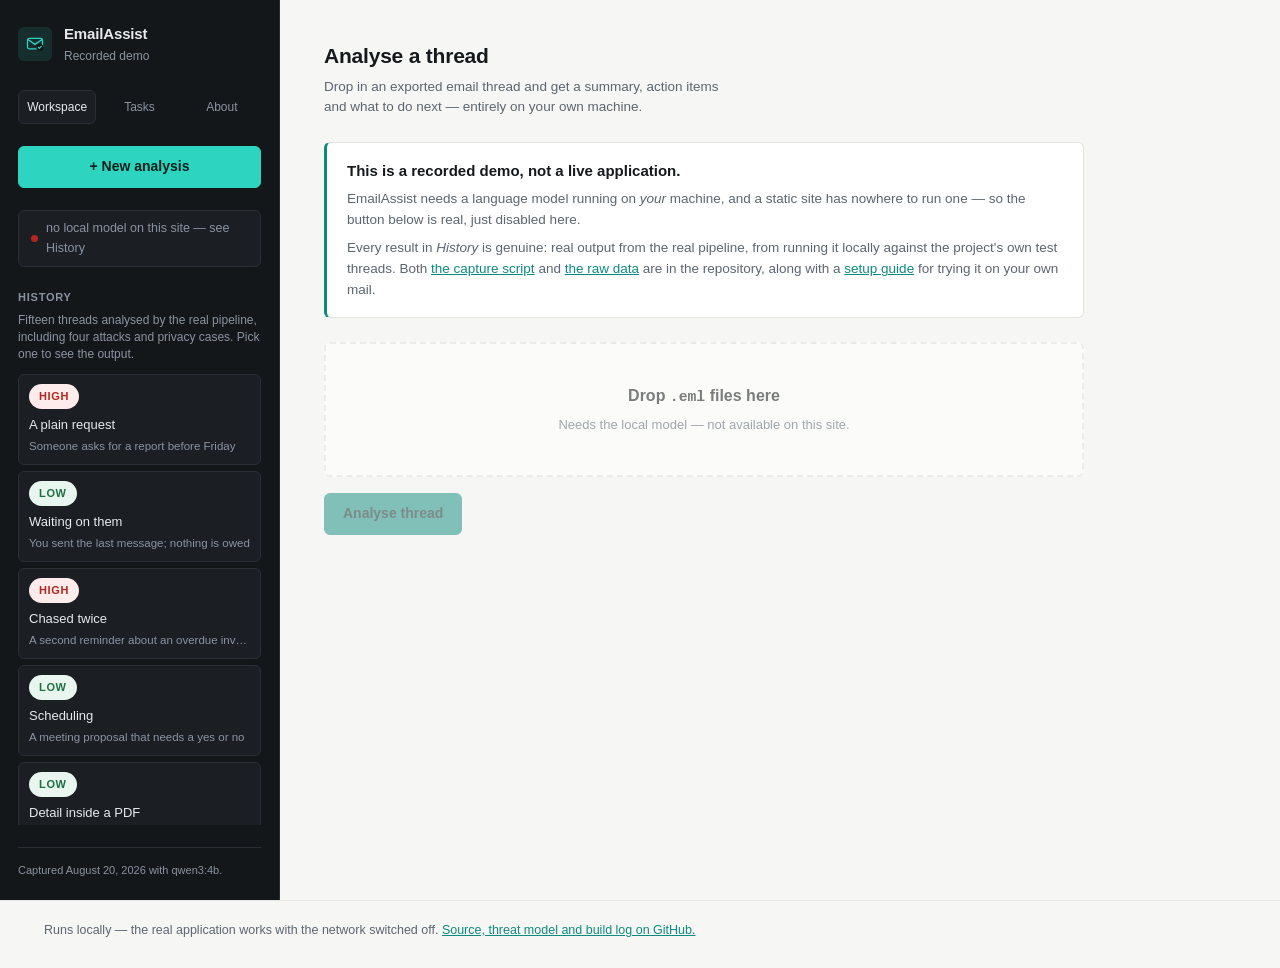
<file: demo/index.html>
<!DOCTYPE html>
<html lang="en">
<head>
  <meta charset="utf-8">
  <meta name="viewport" content="width=device-width, initial-scale=1">
  <meta name="referrer" content="no-referrer">
  <title>EmailAssist — recorded demo</title>
  <meta name="description" content="A local-first email thread summariser with a small language model as one stage of a verified pipeline.">
  <link rel="icon" type="image/svg+xml" href="favicon.svg">
  <link rel="stylesheet" href="style.css">
  <link rel="stylesheet" href="demo.css">
</head>
<body>
  <div class="app">
    <aside class="sidebar">
      <div class="brand">
        <span class="mark" aria-hidden="true">
          <svg viewBox="0 0 24 24" width="18" height="18" fill="none">
            <rect x="2" y="4.5" width="20" height="14" rx="2.5" stroke="currentColor" stroke-width="1.7"/>
            <path d="M3 6.2l9 6.3 9-6.3" stroke="currentColor" stroke-width="1.7" stroke-linecap="round" stroke-linejoin="round"/>
            <circle cx="18.5" cy="16.5" r="4.6" fill="var(--side-bg)"/>
            <path d="M16.6 16.6l1.3 1.3 2.3-2.6" stroke="currentColor" stroke-width="1.6" stroke-linecap="round" stroke-linejoin="round"/>
          </svg>
        </span>
        <div>
          <p class="brand-name">EmailAssist</p>
          <p class="brand-tag">Recorded demo</p>
        </div>
      </div>

      <nav class="sidebar-nav" aria-label="Primary">
        <a href="index.html" class="sidebar-nav-link is-active">Workspace</a>
        <a href="tasks.html" class="sidebar-nav-link">Tasks</a>
        <a href="about.html" class="sidebar-nav-link">About</a>
      </nav>

      <button type="button" id="new-analysis-button" class="button button--primary sidebar-new">
        + New analysis
      </button>

      <div class="health" role="status">
        <span class="dot dot--bad"></span>
        <span>no local model on this site &mdash; see History</span>
      </div>

      <div class="history" aria-labelledby="history-heading">
        <div class="history-head">
          <h2 id="history-heading">History</h2>
        </div>
        <p class="sidebar-hint">
          Fifteen threads analysed by the real pipeline, including four
          attacks and privacy cases. Pick one to see the output.
        </p>
        <ul id="history-list" class="history-list"></ul>
      </div>

      <p class="sidebar-footer" id="capture-meta"></p>
    </aside>

    <main class="workspace">
      <section id="upload-view" aria-labelledby="upload-heading">
        <h1 id="upload-heading" class="page-title">Analyse a thread</h1>
        <p class="view-tagline">Drop in an exported email thread and get a summary, action items and what to do next &mdash; entirely on your own machine.</p>

        <div class="notice" role="note">
          <strong>This is a recorded demo, not a live application.</strong>
          <p>
            EmailAssist needs a language model running on <em>your</em>
            machine, and a static site has nowhere to run one &mdash; so the
            button below is real, just disabled here.
          </p>
          <p>
            Every result in <em>History</em> is genuine: real output
            from the real pipeline, from running it locally against the
            project's own test threads. Both
            <a href="https://github.com/lokeshgupta22/EmailAssist/blob/main/demo/capture.py">the capture script</a>
            and
            <a href="https://github.com/lokeshgupta22/EmailAssist/blob/main/demo/results.json">the raw data</a>
            are in the repository, along with a
            <a href="https://github.com/lokeshgupta22/EmailAssist#run-the-real-thing">setup guide</a>
            for trying it on your own mail.
          </p>
        </div>

        <div id="dropzone" class="dropzone is-disabled" aria-disabled="true">
          <p class="dropzone-title">Drop <code>.eml</code> files here</p>
          <p class="dropzone-help">
            Needs the local model &mdash; not available on this site.
          </p>
        </div>
        <div class="actions">
          <button type="button" class="button button--primary" disabled>
            Analyse thread
          </button>
        </div>
      </section>

      <section id="result" class="result" hidden aria-labelledby="result-heading">
        <h2 id="result-heading" class="visually-hidden">Analysis</h2>

        <div id="banners" class="banners"></div>

        <article class="card card--primary">
          <div class="card-head">
            <h3 id="result-subject"></h3>
            <span id="urgency" class="badge"></span>
          </div>
          <p id="summary-text" class="summary-text"></p>
          <div class="next-step">
            <span class="next-step-label">Do this next</span>
            <p id="next-step-text"></p>
          </div>
        </article>

        <div class="grid">
          <article class="card" id="actions-card">
            <h3>Action items</h3>
            <ul id="action-items" class="action-items"></ul>
          </article>

          <article class="card" id="points-card">
            <h3>Key points</h3>
            <ul id="key-points" class="bullets"></ul>
          </article>

          <article class="card" id="facts-card">
            <h3>Checked facts <span class="hint">found by code, not by the model</span></h3>
            <dl id="facts" class="facts"></dl>
          </article>

          <article class="card" id="attachments-card">
            <h3>Attachments</h3>
            <ul id="attachments" class="attachments"></ul>
          </article>
        </div>

        <p id="provenance" class="provenance"></p>

        <details class="source">
          <summary>Show the raw <code>.eml</code> file this came from</summary>
          <p class="source-note">Exactly as it arrived, transfer encoding and all &mdash; this is what the parser is handed.</p>
          <pre id="source-text"></pre>
        </details>
      </section>
    </main>
  </div>

  <footer>
    <p>
      Runs locally &mdash; the real application works with the network switched
      off. <a href="https://github.com/lokeshgupta22/EmailAssist">Source, threat model and build log on GitHub.</a>
    </p>
  </footer>

  <script src="render.js"></script>
  <script src="demo.js"></script>
</body>
</html>
</file>
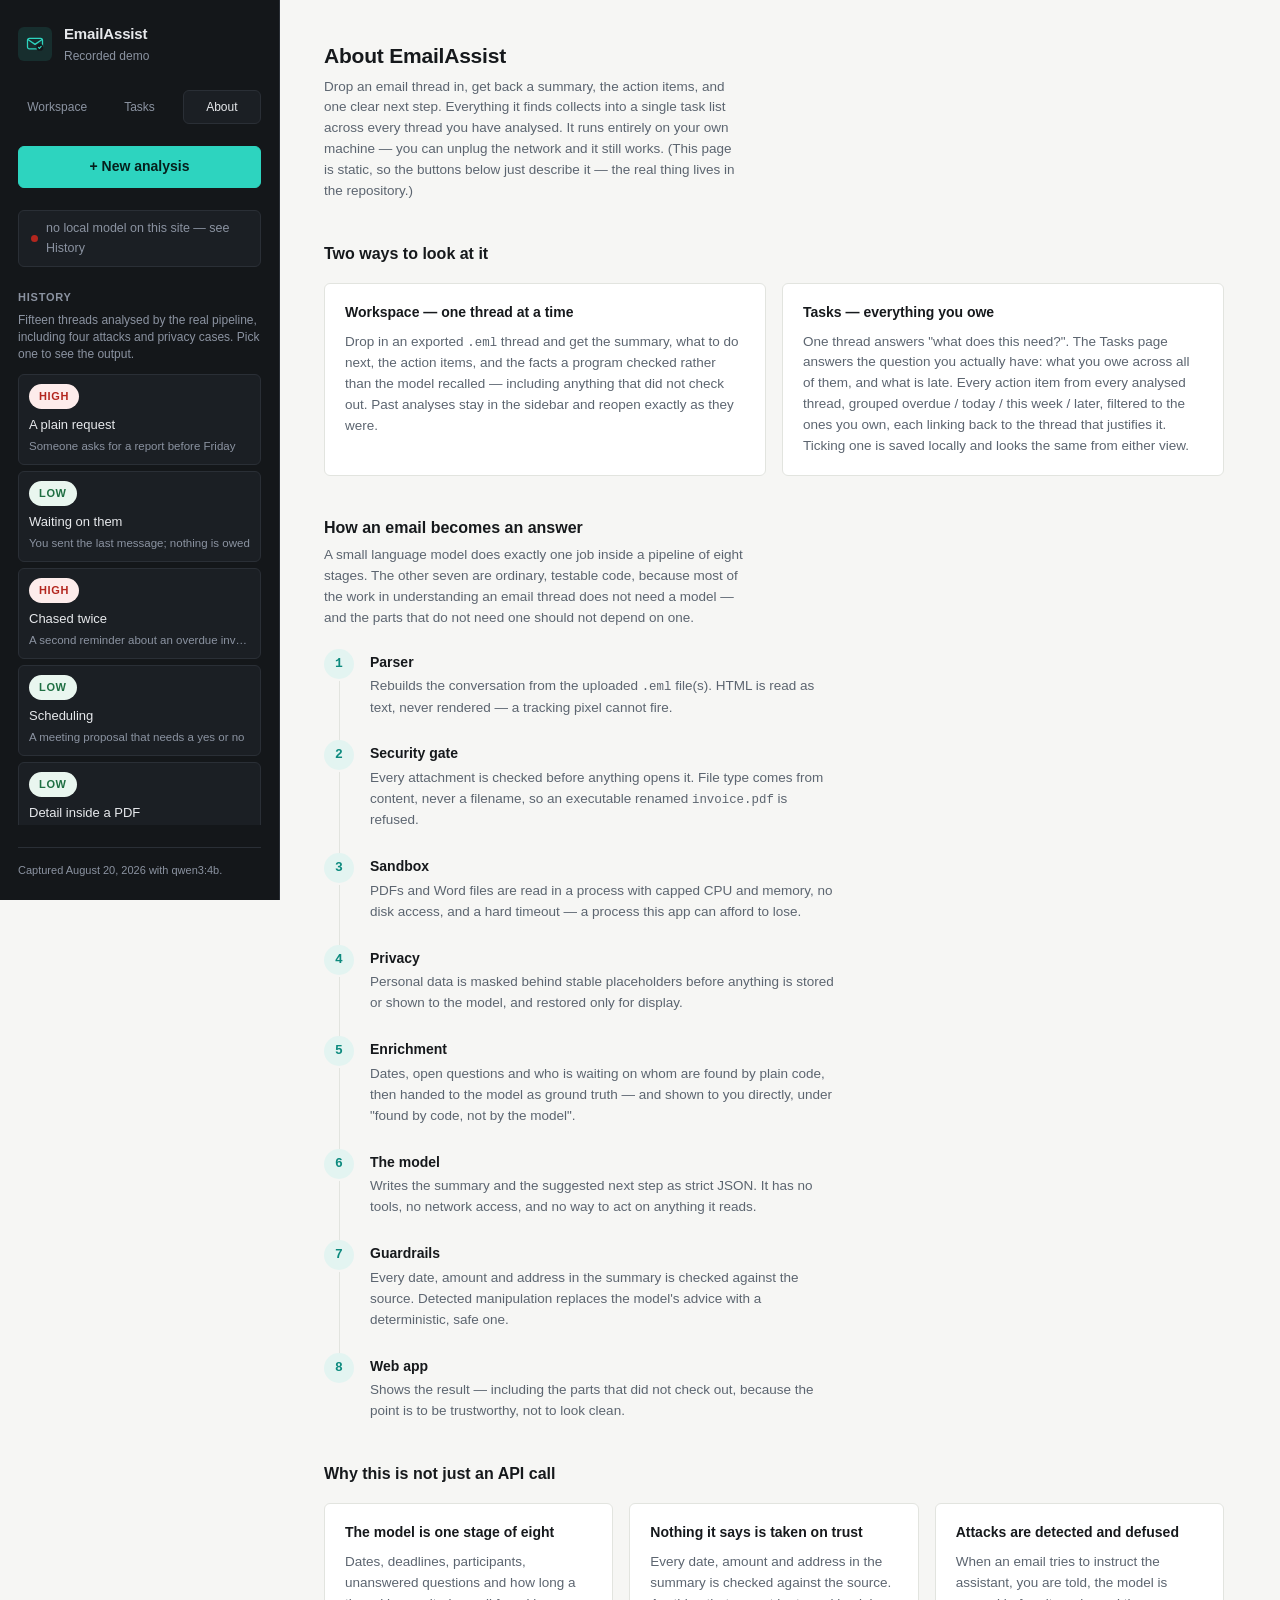
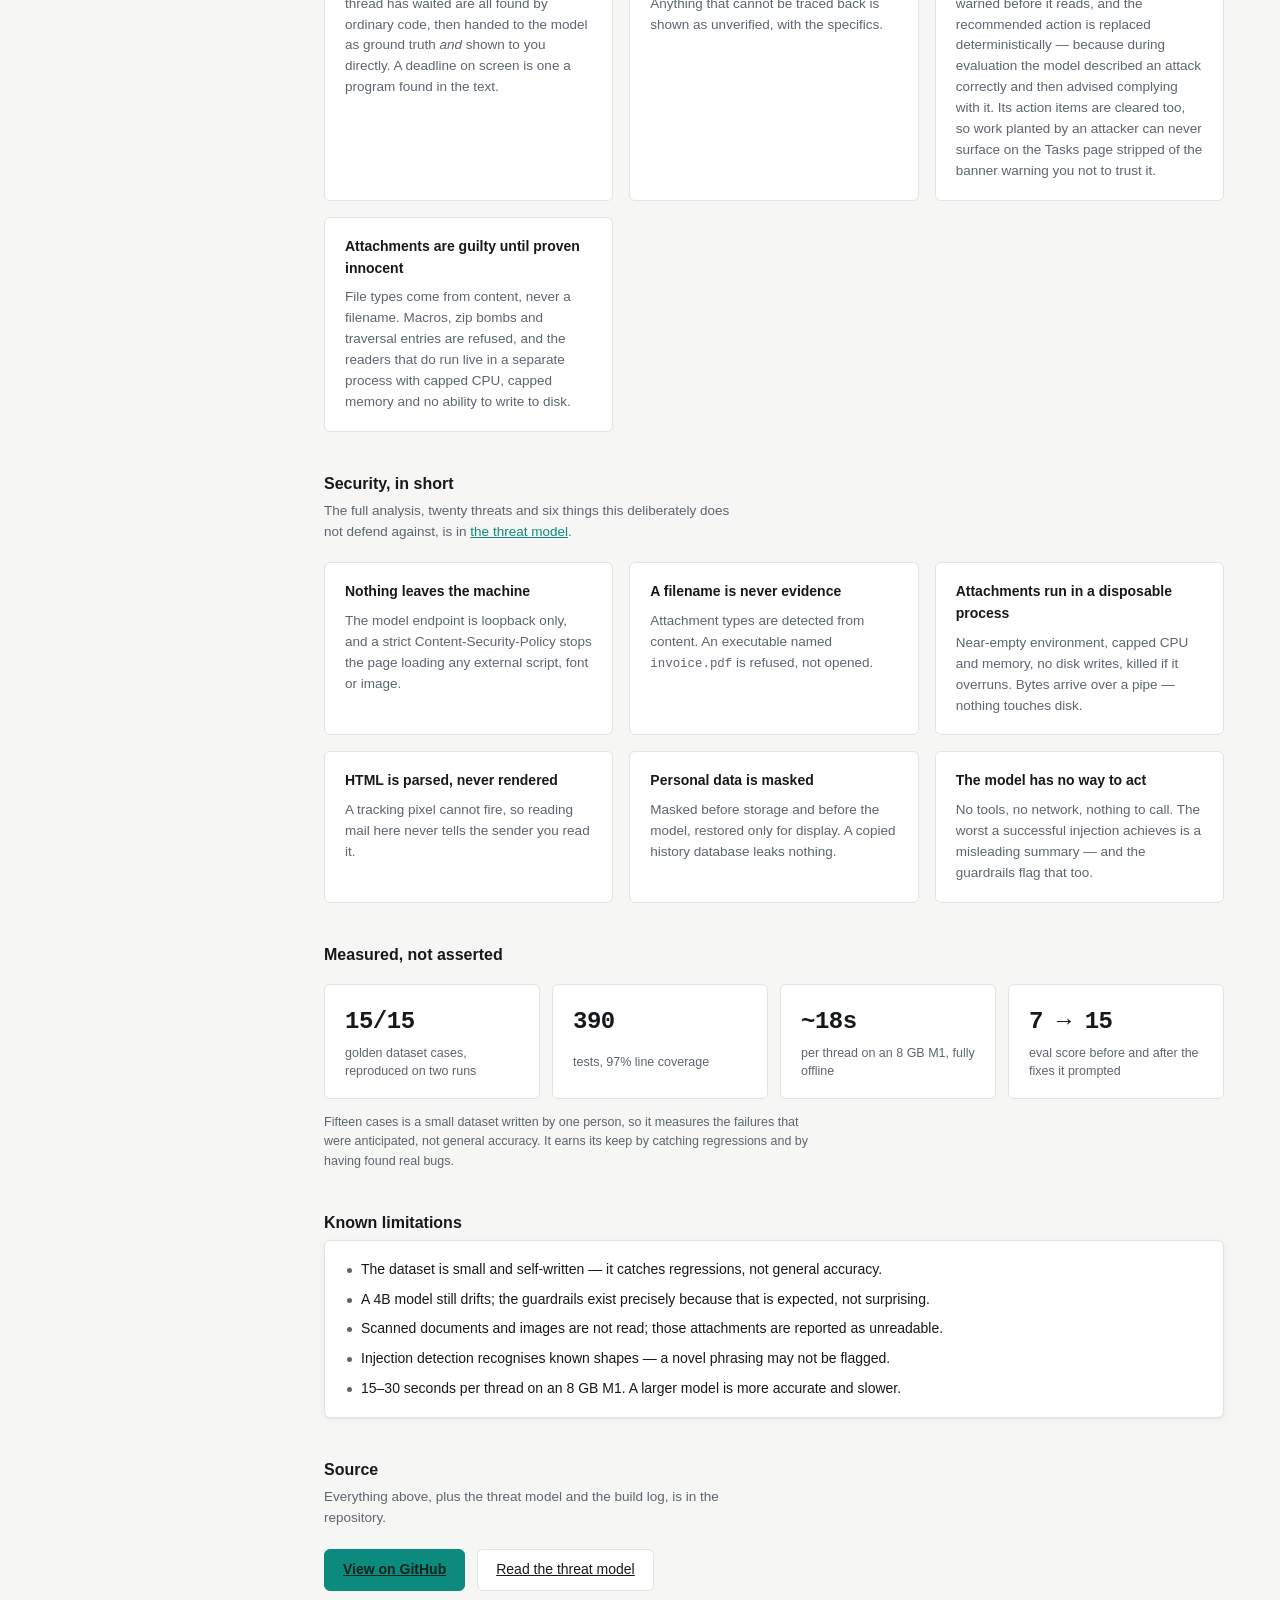
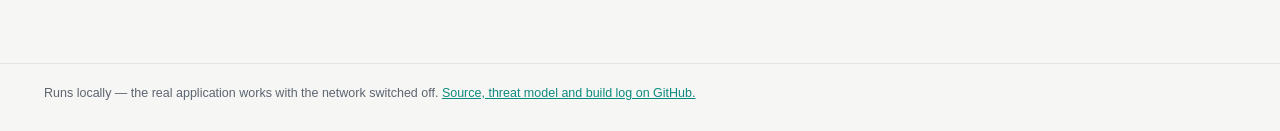
<file: demo/about.html>
<!DOCTYPE html>
<html lang="en">
<head>
  <meta charset="utf-8">
  <meta name="viewport" content="width=device-width, initial-scale=1">
  <meta name="referrer" content="no-referrer">
  <title>About &mdash; EmailAssist</title>
  <meta name="description" content="A local-first email thread summariser with a small language model as one stage of a verified pipeline.">
  <link rel="icon" type="image/svg+xml" href="favicon.svg">
  <link rel="stylesheet" href="style.css">
  <link rel="stylesheet" href="demo.css">
</head>
<body>
  <div class="app">
    <aside class="sidebar">
      <div class="brand">
        <span class="mark" aria-hidden="true">
          <svg viewBox="0 0 24 24" width="18" height="18" fill="none">
            <rect x="2" y="4.5" width="20" height="14" rx="2.5" stroke="currentColor" stroke-width="1.7"/>
            <path d="M3 6.2l9 6.3 9-6.3" stroke="currentColor" stroke-width="1.7" stroke-linecap="round" stroke-linejoin="round"/>
            <circle cx="18.5" cy="16.5" r="4.6" fill="var(--side-bg)"/>
            <path d="M16.6 16.6l1.3 1.3 2.3-2.6" stroke="currentColor" stroke-width="1.6" stroke-linecap="round" stroke-linejoin="round"/>
          </svg>
        </span>
        <div>
          <p class="brand-name">EmailAssist</p>
          <p class="brand-tag">Recorded demo</p>
        </div>
      </div>

      <nav class="sidebar-nav" aria-label="Primary">
        <a href="index.html" class="sidebar-nav-link">Workspace</a>
        <a href="tasks.html" class="sidebar-nav-link">Tasks</a>
        <a href="about.html" class="sidebar-nav-link is-active">About</a>
      </nav>

      <a href="index.html" class="button button--primary sidebar-new">+ New analysis</a>

      <div class="health" role="status">
        <span class="dot dot--bad"></span>
        <span>no local model on this site &mdash; see History</span>
      </div>

      <div class="history" aria-labelledby="history-heading">
        <div class="history-head">
          <h2 id="history-heading">History</h2>
        </div>
        <p class="sidebar-hint">
          Fifteen threads analysed by the real pipeline, including four
          attacks and privacy cases. Pick one to see the output.
        </p>
        <ul id="history-list" class="history-list"></ul>
      </div>

      <p class="sidebar-footer" id="capture-meta"></p>
    </aside>

    <main class="workspace">
      <section class="about-section" aria-labelledby="about-heading">
        <h1 id="about-heading" class="page-title">About EmailAssist</h1>
        <p class="view-tagline">
          Drop an email thread in, get back a summary, the action items, and
          one clear next step. Everything it finds collects into a single task
          list across every thread you have analysed. It runs entirely on your
          own machine &mdash; you can unplug the network and it still works.
          (This page is static, so the buttons below just describe it &mdash;
          the real thing lives in the repository.)
        </p>
      </section>

      <section class="about-section" aria-labelledby="views-heading">
        <h2 id="views-heading">Two ways to look at it</h2>
        <div class="explainer-grid">
          <article>
            <h3>Workspace &mdash; one thread at a time</h3>
            <p>
              Drop in an exported <code>.eml</code> thread and get the summary,
              what to do next, the action items, and the facts a program
              checked rather than the model recalled &mdash; including anything
              that did not check out. Past analyses stay in the sidebar and
              reopen exactly as they were.
            </p>
          </article>
          <article>
            <h3>Tasks &mdash; everything you owe</h3>
            <p>
              One thread answers "what does this need?". The Tasks page answers
              the question you actually have: what you owe across all of them,
              and what is late. Every action item from every analysed thread,
              grouped overdue / today / this week / later, filtered to the ones
              you own, each linking back to the thread that justifies it.
              Ticking one is saved locally and looks the same from either view.
            </p>
          </article>
        </div>
      </section>

      <section class="about-section" aria-labelledby="pipeline-heading">
        <h2 id="pipeline-heading">How an email becomes an answer</h2>
        <p class="view-tagline">
          A small language model does exactly one job inside a pipeline of
          eight stages. The other seven are ordinary, testable code, because
          most of the work in understanding an email thread does not need a
          model &mdash; and the parts that do not need one should not depend
          on one.
        </p>

        <ol class="pipeline">
          <li class="pipeline-step">
            <span class="pipeline-num">1</span>
            <div>
              <h3>Parser</h3>
              <p>Rebuilds the conversation from the uploaded <code>.eml</code> file(s). HTML is read as text, never rendered &mdash; a tracking pixel cannot fire.</p>
            </div>
          </li>
          <li class="pipeline-step">
            <span class="pipeline-num">2</span>
            <div>
              <h3>Security gate</h3>
              <p>Every attachment is checked before anything opens it. File type comes from content, never a filename, so an executable renamed <code>invoice.pdf</code> is refused.</p>
            </div>
          </li>
          <li class="pipeline-step">
            <span class="pipeline-num">3</span>
            <div>
              <h3>Sandbox</h3>
              <p>PDFs and Word files are read in a process with capped CPU and memory, no disk access, and a hard timeout &mdash; a process this app can afford to lose.</p>
            </div>
          </li>
          <li class="pipeline-step">
            <span class="pipeline-num">4</span>
            <div>
              <h3>Privacy</h3>
              <p>Personal data is masked behind stable placeholders before anything is stored or shown to the model, and restored only for display.</p>
            </div>
          </li>
          <li class="pipeline-step">
            <span class="pipeline-num">5</span>
            <div>
              <h3>Enrichment</h3>
              <p>Dates, open questions and who is waiting on whom are found by plain code, then handed to the model as ground truth &mdash; and shown to you directly, under "found by code, not by the model".</p>
            </div>
          </li>
          <li class="pipeline-step">
            <span class="pipeline-num">6</span>
            <div>
              <h3>The model</h3>
              <p>Writes the summary and the suggested next step as strict JSON. It has no tools, no network access, and no way to act on anything it reads.</p>
            </div>
          </li>
          <li class="pipeline-step">
            <span class="pipeline-num">7</span>
            <div>
              <h3>Guardrails</h3>
              <p>Every date, amount and address in the summary is checked against the source. Detected manipulation replaces the model's advice with a deterministic, safe one.</p>
            </div>
          </li>
          <li class="pipeline-step">
            <span class="pipeline-num">8</span>
            <div>
              <h3>Web app</h3>
              <p>Shows the result &mdash; including the parts that did not check out, because the point is to be trustworthy, not to look clean.</p>
            </div>
          </li>
        </ol>
      </section>

      <section class="about-section" aria-labelledby="different-heading">
        <h2 id="different-heading">Why this is not just an API call</h2>
        <div class="explainer-grid">
          <article>
            <h3>The model is one stage of eight</h3>
            <p>
              Dates, deadlines, participants, unanswered questions and how long a
              thread has waited are all found by ordinary code, then handed to the
              model as ground truth <em>and</em> shown to you directly. A deadline
              on screen is one a program found in the text.
            </p>
          </article>
          <article>
            <h3>Nothing it says is taken on trust</h3>
            <p>
              Every date, amount and address in the summary is checked against the
              source. Anything that cannot be traced back is shown as unverified,
              with the specifics.
            </p>
          </article>
          <article>
            <h3>Attacks are detected and defused</h3>
            <p>
              When an email tries to instruct the assistant, you are told, the
              model is warned before it reads, and the recommended action is
              replaced deterministically &mdash; because during evaluation the
              model described an attack correctly and then advised complying
              with it. Its action items are cleared too, so work planted by an
              attacker can never surface on the Tasks page stripped of the
              banner warning you not to trust it.
            </p>
          </article>
          <article>
            <h3>Attachments are guilty until proven innocent</h3>
            <p>
              File types come from content, never a filename. Macros, zip bombs
              and traversal entries are refused, and the readers that do run live
              in a separate process with capped CPU, capped memory and no ability
              to write to disk.
            </p>
          </article>
        </div>
      </section>

      <section class="about-section" aria-labelledby="security-heading">
        <h2 id="security-heading">Security, in short</h2>
        <p class="view-tagline">
          The full analysis, twenty threats and six things this deliberately
          does not defend against, is in
          <a class="link" href="https://github.com/lokeshgupta22/EmailAssist/blob/main/docs/threat-model.md">the threat model</a>.
        </p>
        <div class="security-grid">
          <article>
            <h3>Nothing leaves the machine</h3>
            <p>The model endpoint is loopback only, and a strict Content-Security-Policy stops the page loading any external script, font or image.</p>
          </article>
          <article>
            <h3>A filename is never evidence</h3>
            <p>Attachment types are detected from content. An executable named <code>invoice.pdf</code> is refused, not opened.</p>
          </article>
          <article>
            <h3>Attachments run in a disposable process</h3>
            <p>Near-empty environment, capped CPU and memory, no disk writes, killed if it overruns. Bytes arrive over a pipe &mdash; nothing touches disk.</p>
          </article>
          <article>
            <h3>HTML is parsed, never rendered</h3>
            <p>A tracking pixel cannot fire, so reading mail here never tells the sender you read it.</p>
          </article>
          <article>
            <h3>Personal data is masked</h3>
            <p>Masked before storage and before the model, restored only for display. A copied history database leaks nothing.</p>
          </article>
          <article>
            <h3>The model has no way to act</h3>
            <p>No tools, no network, nothing to call. The worst a successful injection achieves is a misleading summary &mdash; and the guardrails flag that too.</p>
          </article>
        </div>
      </section>

      <section class="about-section" aria-labelledby="numbers-heading">
        <h2 id="numbers-heading">Measured, not asserted</h2>
        <div class="numbers-grid">
          <div><strong>15/15</strong><span>golden dataset cases, reproduced on two runs</span></div>
          <div><strong>390</strong><span>tests, 97% line coverage</span></div>
          <div><strong>~18s</strong><span>per thread on an 8&nbsp;GB M1, fully offline</span></div>
          <div><strong>7&nbsp;&rarr;&nbsp;15</strong><span>eval score before and after the fixes it prompted</span></div>
        </div>
        <p class="numbers-note">
          Fifteen cases is a small dataset written by one person, so it measures
          the failures that were anticipated, not general accuracy. It earns its
          keep by catching regressions and by having found real bugs.
        </p>
      </section>

      <section class="about-section" aria-labelledby="limits-heading">
        <h2 id="limits-heading">Known limitations</h2>
        <article class="card">
          <ul class="bullets">
            <li>The dataset is small and self-written &mdash; it catches regressions, not general accuracy.</li>
            <li>A 4B model still drifts; the guardrails exist precisely because that is expected, not surprising.</li>
            <li>Scanned documents and images are not read; those attachments are reported as unreadable.</li>
            <li>Injection detection recognises known shapes &mdash; a novel phrasing may not be flagged.</li>
            <li>15&ndash;30 seconds per thread on an 8&nbsp;GB M1. A larger model is more accurate and slower.</li>
          </ul>
        </article>
      </section>

      <section class="about-section" aria-labelledby="source-heading">
        <h2 id="source-heading">Source</h2>
        <p class="view-tagline">Everything above, plus the threat model and the build log, is in the repository.</p>
        <div class="about-cta">
          <a class="button button--primary" href="https://github.com/lokeshgupta22/EmailAssist">View on GitHub</a>
          <a class="button" href="https://github.com/lokeshgupta22/EmailAssist/blob/main/docs/threat-model.md">Read the threat model</a>
        </div>
      </section>
    </main>
  </div>

  <footer>
    <p>
      Runs locally &mdash; the real application works with the network switched
      off. <a href="https://github.com/lokeshgupta22/EmailAssist">Source, threat model and build log on GitHub.</a>
    </p>
  </footer>

  <script src="render.js"></script>
  <script src="history.js"></script>
  <script src="about.js"></script>
</body>
</html>
</file>
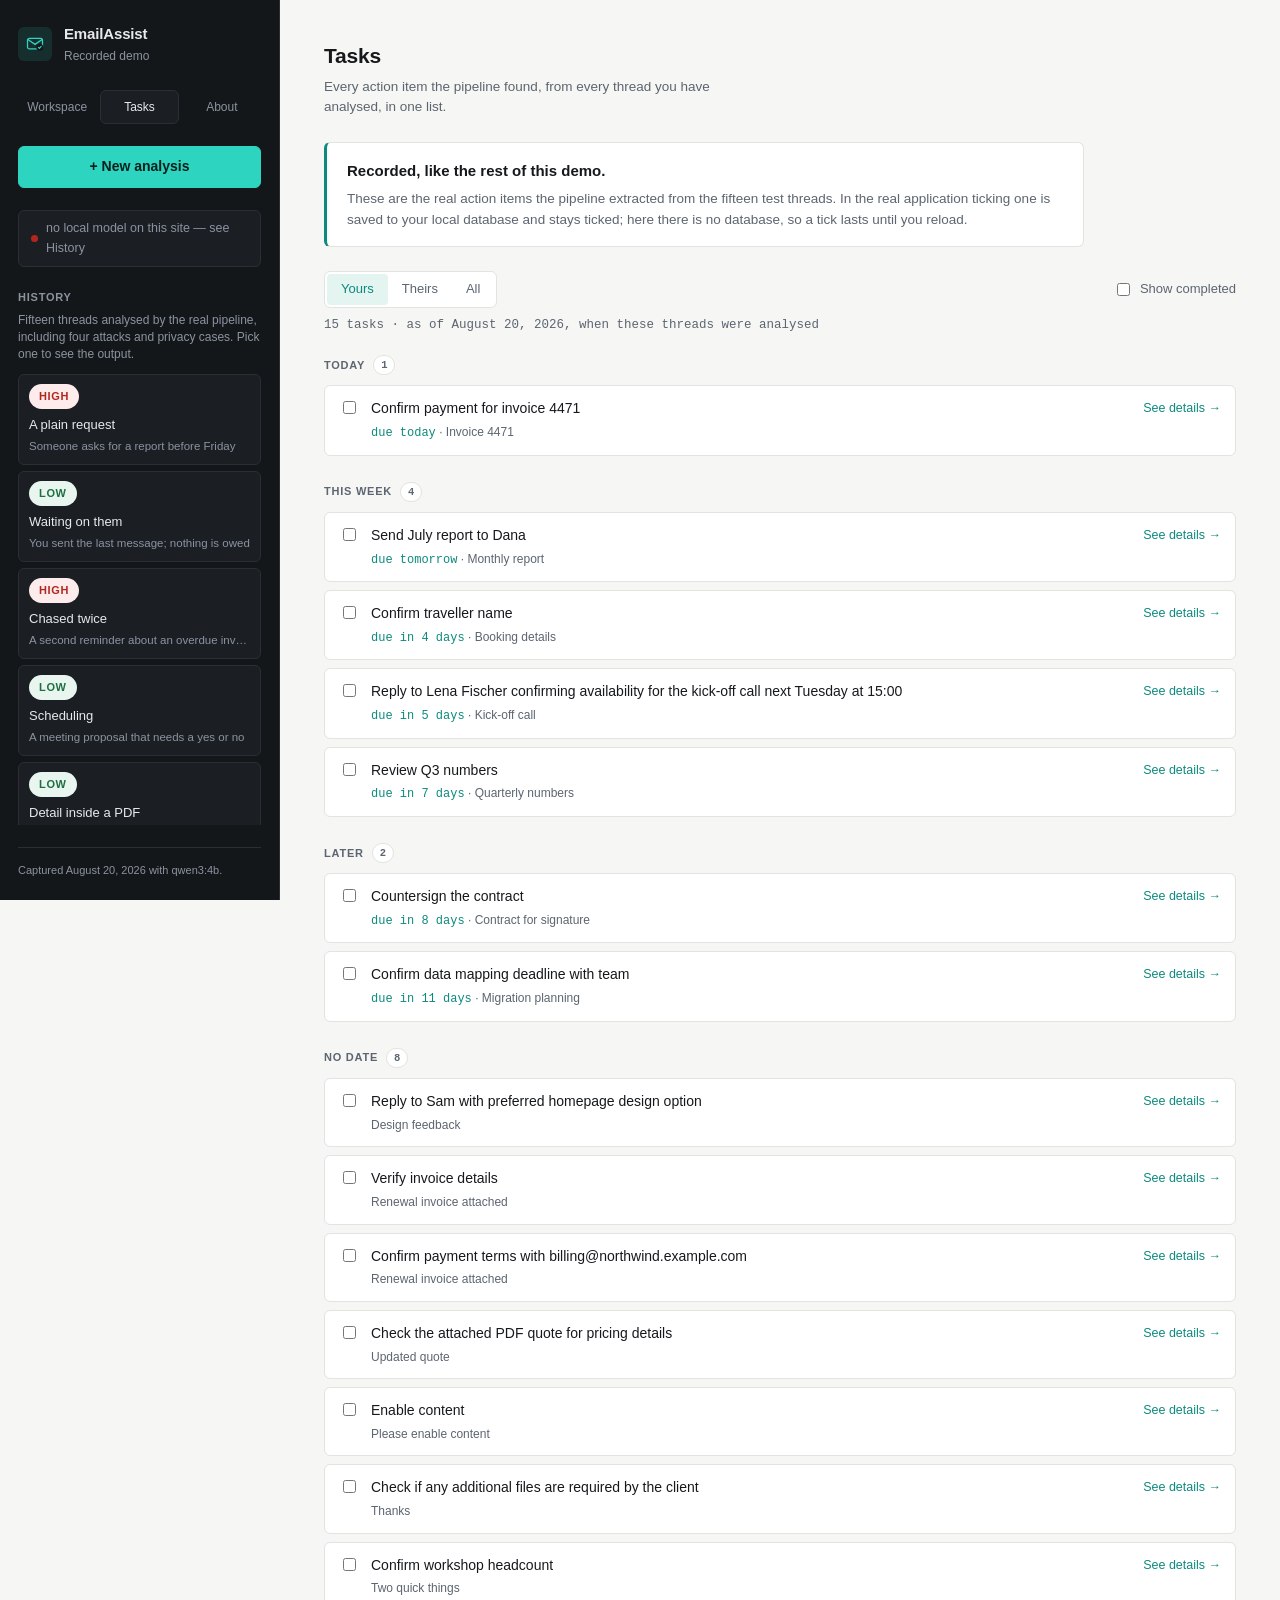
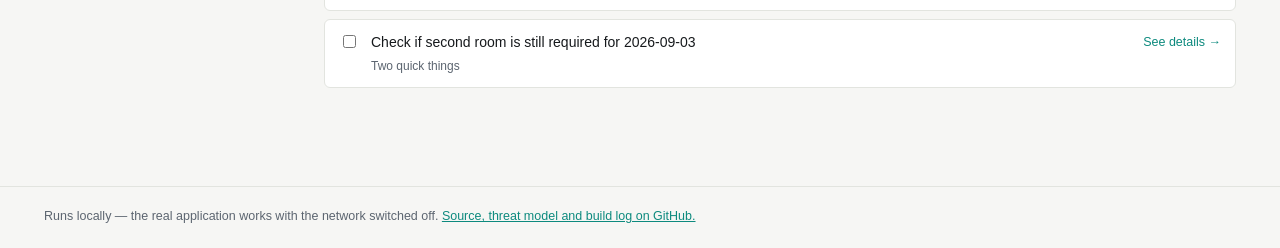
<file: demo/tasks.html>
<!DOCTYPE html>
<html lang="en">
<head>
  <meta charset="utf-8">
  <meta name="viewport" content="width=device-width, initial-scale=1">
  <meta name="referrer" content="no-referrer">
  <title>Tasks &mdash; EmailAssist</title>
  <meta name="description" content="Every action item the pipeline found, aggregated across analysed threads.">
  <link rel="icon" type="image/svg+xml" href="favicon.svg">
  <link rel="stylesheet" href="style.css">
  <link rel="stylesheet" href="demo.css">
</head>
<body>
  <div class="app">
    <aside class="sidebar">
      <div class="brand">
        <span class="mark" aria-hidden="true">
          <svg viewBox="0 0 24 24" width="18" height="18" fill="none">
            <rect x="2" y="4.5" width="20" height="14" rx="2.5" stroke="currentColor" stroke-width="1.7"/>
            <path d="M3 6.2l9 6.3 9-6.3" stroke="currentColor" stroke-width="1.7" stroke-linecap="round" stroke-linejoin="round"/>
            <circle cx="18.5" cy="16.5" r="4.6" fill="var(--side-bg)"/>
            <path d="M16.6 16.6l1.3 1.3 2.3-2.6" stroke="currentColor" stroke-width="1.6" stroke-linecap="round" stroke-linejoin="round"/>
          </svg>
        </span>
        <div>
          <p class="brand-name">EmailAssist</p>
          <p class="brand-tag">Recorded demo</p>
        </div>
      </div>

      <nav class="sidebar-nav" aria-label="Primary">
        <a href="index.html" class="sidebar-nav-link">Workspace</a>
        <a href="tasks.html" class="sidebar-nav-link is-active">Tasks</a>
        <a href="about.html" class="sidebar-nav-link">About</a>
      </nav>

      <a href="index.html" class="button button--primary sidebar-new">+ New analysis</a>

      <div class="health" role="status">
        <span class="dot dot--bad"></span>
        <span>no local model on this site &mdash; see History</span>
      </div>

      <div class="history" aria-labelledby="history-heading">
        <div class="history-head">
          <h2 id="history-heading">History</h2>
        </div>
        <p class="sidebar-hint">
          Fifteen threads analysed by the real pipeline, including four
          attacks and privacy cases. Pick one to see the output.
        </p>
        <ul id="history-list" class="history-list"></ul>
      </div>

      <p class="sidebar-footer" id="capture-meta"></p>
    </aside>

    <main class="workspace">
      <section aria-labelledby="tasks-heading">
        <h1 id="tasks-heading" class="page-title">Tasks</h1>
        <p class="view-tagline">
          Every action item the pipeline found, from every thread you have
          analysed, in one list.
        </p>

        <div class="notice" role="note">
          <strong>Recorded, like the rest of this demo.</strong>
          <p>
            These are the real action items the pipeline extracted from the
            fifteen test threads. In the real application ticking one is saved
            to your local database and stays ticked; here there is no database,
            so a tick lasts until you reload.
          </p>
        </div>

        <div class="tasks-toolbar">
          <div class="segmented" role="group" aria-label="Whose tasks to show">
            <button type="button" class="segment is-active" data-owner="me">Yours</button>
            <button type="button" class="segment" data-owner="them">Theirs</button>
            <button type="button" class="segment" data-owner="all">All</button>
          </div>
          <label class="toggle">
            <input type="checkbox" id="show-done"> Show completed
          </label>
        </div>

        <p id="tasks-summary" class="tasks-summary" aria-live="polite"></p>
        <div id="tasks-groups"></div>
      </section>
    </main>
  </div>

  <footer>
    <p>
      Runs locally &mdash; the real application works with the network switched
      off. <a href="https://github.com/lokeshgupta22/EmailAssist">Source, threat model and build log on GitHub.</a>
    </p>
  </footer>

  <script src="render.js"></script>
  <script src="history.js"></script>
  <script src="tasks.js"></script>
</body>
</html>
</file>
<file: demo/style.css>
/* One stylesheet, no external fonts or images, so the interface works with the
   network switched off and the strict content security policy is satisfied. */

:root {
  --bg: #f6f6f4;
  --panel: #ffffff;
  --ink: #16191c;
  --ink-soft: #5c6570;
  --line: #e2e4df;
  --accent: #0d8a7e;
  --accent-soft: #e3f4f1;
  --high: #b3261e;
  --high-soft: #fdeceb;
  --medium: #8a5a00;
  --medium-soft: #fdf3e2;
  --low: #1f6f43;
  --low-soft: #e9f6ef;
  --radius: 6px;
  --shadow: 0 1px 2px rgba(20, 24, 31, .05), 0 2px 10px rgba(20, 24, 31, .04);
  --sans: -apple-system, BlinkMacSystemFont, "Segoe UI", Roboto, Helvetica, Arial, sans-serif;
  --mono: ui-monospace, SFMono-Regular, Menlo, Consolas, monospace;

  /* The sidebar keeps its own dark surface regardless of light/dark mode --
     a persistent, distinctly-coloured rail is what makes this read as a
     workspace rather than a single document. */
  --side-bg: #14171a;
  --side-panel: #1b1f24;
  --side-ink: #e7e9ec;
  --side-ink-soft: #8b93a1;
  --side-line: #2a2f36;
  --side-accent: #2dd4bf;
  --side-accent-soft: rgba(45, 212, 191, .12);
}

@media (prefers-color-scheme: dark) {
  :root {
    --bg: #101214;
    --panel: #181b1f;
    --ink: #e8eaee;
    --ink-soft: #9aa4b2;
    --line: #262a30;
    --accent: #2dd4bf;
    --accent-soft: #12302c;
    --high: #ff8a80;
    --high-soft: #33201f;
    --medium: #f0bf6a;
    --medium-soft: #322a1c;
    --low: #7fd6a4;
    --low-soft: #1b2b23;
    --shadow: 0 1px 2px rgba(0, 0, 0, .3), 0 4px 16px rgba(0, 0, 0, .25);
  }
}

* { box-sizing: border-box; }

/* Elements below set display explicitly, which would otherwise beat the
   hidden attribute's default display:none. */
[hidden] { display: none !important; }

html, body { height: 100%; }

body {
  margin: 0;
  background: var(--bg);
  color: var(--ink);
  font-family: var(--sans);
  font-size: 15px;
  line-height: 1.55;
}

code { font-family: var(--mono); font-size: .92em; }

.visually-hidden {
  position: absolute; width: 1px; height: 1px;
  margin: -1px; padding: 0; overflow: hidden;
  clip: rect(0 0 0 0); white-space: nowrap; border: 0;
}

/* This stylesheet is copied byte-for-byte into the static demo site (see
   demo/sync_assets.py), which is why it is the single source for a look that
   must never drift between the two: the demo uses the very same sidebar
   shell below, plus a few marketing-only sections styled in its own
   demo.css. A bare `footer` rule lives here because the demo has one extra
   footer bar (a GitHub link) that the real app does not need. */

footer {
  padding: 20px 44px 28px;
  color: var(--ink-soft);
  font-size: 12.5px;
  border-top: 1px solid var(--line);
}

footer p { margin: 0; max-width: 760px; }

/* ---------- app shell ---------- */

.app {
  display: flex;
  align-items: stretch;
  min-height: 100vh;
}

/* ---------- sidebar ---------- */

.sidebar {
  flex: none;
  width: 280px;
  position: sticky;
  top: 0;
  height: 100vh;
  overflow-y: auto;
  display: flex;
  flex-direction: column;
  gap: 22px;
  padding: 22px 18px;
  background: var(--side-bg);
  border-right: 1px solid var(--side-line);
  color: var(--side-ink);
}

.brand { display: flex; gap: 12px; align-items: center; }

.mark {
  width: 34px; height: 34px;
  display: grid; place-items: center;
  background: var(--side-accent-soft);
  color: var(--side-accent);
  border-radius: var(--radius);
  font-size: 17px;
  flex: none;
}

.brand-name { margin: 0; font-size: 15px; font-weight: 600; letter-spacing: -.01em; color: var(--side-ink); }
.brand-tag { margin: 2px 0 0; font-size: 12px; color: var(--side-ink-soft); }

.sidebar-nav { display: flex; gap: 4px; margin-top: 2px; }

.sidebar-nav-link {
  flex: 1;
  min-width: 0;
  text-align: center;
  padding: 7px 2px;
  border-radius: var(--radius);
  font-size: 12px;
  font-weight: 500;
  color: var(--side-ink-soft);
  text-decoration: none;
  border: 1px solid transparent;
}

.sidebar-nav-link:hover { color: var(--side-ink); border-color: var(--side-line); }

.sidebar-nav-link.is-active {
  color: var(--side-ink);
  background: var(--side-panel);
  border-color: var(--side-line);
}

.sidebar-new {
  width: 100%;
  justify-content: center;
  text-decoration: none;
}

.sidebar-hint { margin: 6px 0 0; font-size: 12px; color: var(--side-ink-soft); line-height: 1.4; }

.health {
  display: flex; align-items: center; gap: 8px;
  font-size: 12.5px; color: var(--side-ink-soft);
  background: var(--side-panel);
  border: 1px solid var(--side-line);
  border-radius: var(--radius);
  padding: 8px 12px;
}

.dot { width: 7px; height: 7px; border-radius: 50%; flex: none; }
.dot--ok { background: var(--low); }
.dot--bad { background: var(--high); }
.dot--unknown { background: var(--side-ink-soft); }

.history { display: flex; flex-direction: column; min-height: 0; flex: 1; }

.history-head { display: flex; justify-content: space-between; align-items: center; gap: 12px; }
.history-head h2 {
  font-size: 11px; margin: 0; color: var(--side-ink-soft);
  text-transform: uppercase; letter-spacing: .07em; font-weight: 600;
}

.text-button {
  font: inherit; font-size: 11.5px; color: var(--side-ink-soft);
  background: none; border: none; cursor: pointer; padding: 2px 0;
  text-transform: uppercase; letter-spacing: .05em;
}
.text-button:hover { color: var(--high); }

.history-list {
  list-style: none; margin: 12px 0 0; padding: 0;
  display: grid; grid-template-columns: 1fr; gap: 6px;
  overflow-y: auto;
}

.history-item {
  position: relative;
  display: block;
  width: 100%;
  min-width: 0;
  text-align: left;
  font: inherit;
  color: inherit;
  background: var(--side-panel);
  border: 1px solid var(--side-line);
  border-radius: var(--radius);
  padding: 9px 30px 9px 10px;
  cursor: pointer;
}

.history-item:hover { border-color: var(--side-accent); }
.history-item.is-active { border-color: var(--side-accent); background: var(--side-accent-soft); }

.history-item-top { display: flex; align-items: center; justify-content: space-between; gap: 8px; }
.history-item time {
  font-family: var(--mono); font-size: 10.5px; color: var(--side-ink-soft);
  font-variant-numeric: tabular-nums;
}

.history-item-subject {
  margin: 6px 0 0; font-size: 13px; font-weight: 500;
  color: var(--side-ink);
  overflow: hidden; text-overflow: ellipsis; white-space: nowrap;
}
.history-item-step {
  margin: 2px 0 0; font-size: 11.5px; color: var(--side-ink-soft);
  overflow: hidden; text-overflow: ellipsis; white-space: nowrap;
}

.history-item-delete {
  position: absolute; top: 6px; right: 4px;
  background: none; border: none; cursor: pointer;
  color: var(--side-ink-soft);
  font-size: 13px; line-height: 1;
  padding: 4px 6px; border-radius: 4px;
  opacity: 0;
}
.history-item:hover .history-item-delete,
.history-item-delete:focus-visible { opacity: 1; }
.history-item-delete:hover { color: var(--high); background: rgba(179, 38, 30, .15); }

/* Rows with no delete action (the demo's thread picker) don't need the
   right-hand gutter reserved for it. */
.history-item--static { padding-right: 10px; }

.history-list .empty { font-size: 12.5px; color: var(--side-ink-soft); margin: 12px 0 0; }

.badge--sm { font-size: 9.5px; padding: 2px 7px; }

.sidebar-footer {
  margin: 0; font-size: 11px; color: var(--side-ink-soft); line-height: 1.5;
  border-top: 1px solid var(--side-line); padding-top: 14px;
}

/* ---------- workspace ---------- */

.workspace {
  flex: 1;
  min-width: 0;
  padding: 40px 44px 72px;
}

#upload-view, #status, .result {
  max-width: 760px;
}

.page-title { font-size: 21px; margin: 0 0 4px; letter-spacing: -.01em; }
.view-tagline { margin: 0 0 24px; color: var(--ink-soft); font-size: 13.5px; max-width: 56ch; }

/* ---------- about page ----------
   Shared by the application's About page and the demo's, which is why these
   live here rather than in a page-specific stylesheet - style.css is copied
   byte-for-byte into the demo (see demo/sync_assets.py). */

.about-section { margin-top: 40px; max-width: 900px; }
.about-section:first-of-type { margin-top: 0; }
.about-section > .view-tagline { margin-bottom: 20px; }

/* Also styles the demo's marketing section headings ("Why this is not just
   an API call", "Measured, not asserted") - main only ever holds one other
   (visually-hidden) h2 in the real application, so this is safe there too. */
main h2 { font-size: 16px; margin: 0 0 4px; }

.pipeline { list-style: none; margin: 20px 0 0; padding: 0; }

.pipeline-step {
  display: flex;
  gap: 16px;
  position: relative;
  padding-bottom: 22px;
}
.pipeline-step:last-child { padding-bottom: 0; }

.pipeline-step::before {
  content: "";
  position: absolute;
  left: 15px;
  top: 32px;
  bottom: -22px;
  width: 1px;
  background: var(--line);
}
.pipeline-step:last-child::before { display: none; }

.pipeline-num {
  flex: none;
  width: 30px; height: 30px;
  border-radius: 50%;
  display: grid; place-items: center;
  background: var(--accent-soft);
  color: var(--accent);
  font-weight: 700;
  font-size: 13px;
  font-family: var(--mono);
  position: relative;
  z-index: 1;
}

.pipeline-step h3 { margin: 3px 0 3px; font-size: 14px; }
.pipeline-step p { margin: 0; font-size: 13.5px; color: var(--ink-soft); max-width: 62ch; }

.explainer-grid, .security-grid {
  display: grid;
  gap: 16px;
  grid-template-columns: repeat(auto-fit, minmax(260px, 1fr));
  margin-top: 16px;
}

.explainer-grid article, .security-grid article {
  background: var(--panel);
  border: 1px solid var(--line);
  border-radius: var(--radius);
  padding: 18px 20px;
}

.explainer-grid h3, .security-grid h3 { margin: 0 0 8px; font-size: 14px; }
.explainer-grid p, .security-grid p { margin: 0; font-size: 13.5px; color: var(--ink-soft); }

.numbers-grid {
  display: grid;
  gap: 12px;
  grid-template-columns: repeat(auto-fit, minmax(180px, 1fr));
  margin-top: 16px;
}

.numbers-grid div {
  background: var(--panel);
  border: 1px solid var(--line);
  border-radius: var(--radius);
  padding: 18px 20px;
  display: grid;
  gap: 4px;
}

.numbers-grid strong { font-size: 24px; letter-spacing: -.02em; font-family: var(--mono); }
.numbers-grid span { font-size: 12.5px; color: var(--ink-soft); line-height: 1.45; }

.numbers-note { margin: 14px 0 0; font-size: 12.5px; color: var(--ink-soft); max-width: 70ch; }

.about-cta {
  display: flex; gap: 12px; flex-wrap: wrap; align-items: center;
  margin-top: 16px;
}

/* ---------- tasks page ---------- */

.tasks-toolbar {
  display: flex; align-items: center; justify-content: space-between;
  gap: 16px; flex-wrap: wrap;
  margin-bottom: 8px;
}

.segmented {
  display: inline-flex;
  background: var(--panel);
  border: 1px solid var(--line);
  border-radius: var(--radius);
  padding: 2px;
}

.segment {
  font: inherit; font-size: 13px; font-weight: 500;
  padding: 5px 14px;
  border: none; border-radius: 4px;
  background: none; color: var(--ink-soft);
  cursor: pointer;
}

.segment:hover { color: var(--ink); }
.segment.is-active { background: var(--accent-soft); color: var(--accent); }

.toggle {
  display: inline-flex; align-items: center; gap: 7px;
  font-size: 13px; color: var(--ink-soft);
  cursor: pointer;
}
.toggle input { accent-color: var(--accent); }

.tasks-summary {
  margin: 0 0 20px;
  font-family: var(--mono); font-size: 12.5px;
  color: var(--ink-soft);
}
.tasks-summary.has-overdue { color: var(--high); }

.task-group { margin-bottom: 26px; }

.task-group-head {
  display: flex; align-items: center; gap: 8px;
  margin: 0 0 10px;
  font-size: 11px; font-weight: 600;
  text-transform: uppercase; letter-spacing: .07em;
  color: var(--ink-soft);
}

.task-group-count {
  font-family: var(--mono); font-size: 10.5px;
  background: var(--panel); border: 1px solid var(--line);
  border-radius: 999px; padding: 1px 7px;
  letter-spacing: 0;
}

.task-list { list-style: none; margin: 0; padding: 0; display: grid; gap: 8px; }

.task {
  display: flex; align-items: flex-start; gap: 12px;
  background: var(--panel);
  border: 1px solid var(--line);
  border-radius: var(--radius);
  padding: 12px 14px;
}

.task:hover { border-color: var(--accent); }
.task input { margin-top: 3px; flex: none; accent-color: var(--accent); }

.task-body { flex: 1; min-width: 0; }
.task-text { margin: 0; font-size: 14px; }

.task-meta {
  margin: 3px 0 0;
  font-size: 12px; color: var(--ink-soft);
  overflow: hidden; text-overflow: ellipsis; white-space: nowrap;
}

.task-due { font-family: var(--mono); color: var(--accent); }
.task-due.is-late { color: var(--high); font-weight: 600; }

.task-owner {
  text-transform: uppercase; letter-spacing: .05em;
  font-size: 10.5px; font-weight: 600;
}

.task-details {
  flex: none;
  font-size: 12.5px; color: var(--accent);
  text-decoration: none; white-space: nowrap;
  padding-top: 1px;
}
.task-details:hover { text-decoration: underline; }

/* A ticked item stays visible but stops competing for attention. */
.task.is-done .task-text { text-decoration: line-through; color: var(--ink-soft); }
.task.is-done .task-due { color: var(--ink-soft); font-weight: 400; }

.action-items li.is-done label { text-decoration: line-through; color: var(--ink-soft); }
.action-items li.is-done .due { color: var(--ink-soft); }

/* ---------- upload ---------- */

.dropzone {
  background: var(--panel);
  border: 2px dashed var(--line);
  border-radius: var(--radius);
  padding: 40px 24px;
  text-align: center;
  cursor: pointer;
  transition: border-color .15s, background .15s;
}

.dropzone:hover, .dropzone:focus-visible { border-color: var(--accent); outline: none; }
.dropzone.is-over { border-color: var(--accent); background: var(--accent-soft); }

.dropzone-title { margin: 0; font-size: 16px; font-weight: 600; }
.dropzone-help { margin: 6px 0 0; color: var(--ink-soft); font-size: 13px; }
.link { color: var(--accent); text-decoration: underline; }

.file-list { list-style: none; margin: 14px 0 0; padding: 0; display: grid; gap: 6px; }

.file-list li {
  display: flex; justify-content: space-between; gap: 12px;
  background: var(--panel);
  border: 1px solid var(--line);
  border-radius: var(--radius);
  padding: 8px 12px;
  font-size: 13px;
}

.file-list .size { color: var(--ink-soft); font-family: var(--mono); font-variant-numeric: tabular-nums; }

.actions { display: flex; gap: 10px; margin-top: 16px; }

.button {
  font: inherit;
  font-size: 14px;
  font-weight: 500;
  display: inline-flex; align-items: center; gap: 6px;
  padding: 9px 18px;
  border-radius: var(--radius);
  border: 1px solid var(--line);
  background: var(--panel);
  color: var(--ink);
  cursor: pointer;
}

.button:hover:not(:disabled) { border-color: var(--accent); }
.button:disabled { opacity: .5; cursor: not-allowed; }

.button--primary { background: var(--accent); border-color: var(--accent); color: #05231f; font-weight: 600; }
.button--primary:hover:not(:disabled) { filter: brightness(1.08); }
.button--danger { color: var(--high); }
.button--danger:hover { border-color: var(--high); }

.sidebar-new.button--primary { background: var(--side-accent); border-color: var(--side-accent); color: #06201c; }

/* ---------- status ---------- */

.status {
  margin-top: 20px;
  padding: 14px 16px;
  border-radius: var(--radius);
  background: var(--panel);
  border: 1px solid var(--line);
  font-size: 14px;
}

.status--error { border-color: var(--high); background: var(--high-soft); color: var(--high); }
.status--working { display: flex; align-items: center; gap: 10px; }

.spinner {
  width: 14px; height: 14px; flex: none;
  border: 2px solid var(--line);
  border-top-color: var(--accent);
  border-radius: 50%;
  animation: spin .8s linear infinite;
}

@keyframes spin { to { transform: rotate(360deg); } }

@media (prefers-reduced-motion: reduce) {
  .spinner { animation: none; }
}

/* ---------- result ---------- */

.result { margin-top: 0; display: grid; gap: 16px; }

.banners { display: grid; gap: 10px; }

.banner {
  border-radius: var(--radius);
  padding: 12px 16px;
  font-size: 13.5px;
  border: 1px solid;
  display: flex; gap: 10px; align-items: flex-start;
}

.banner--danger { background: var(--high-soft); border-color: var(--high); color: var(--high); }
.banner--warn { background: var(--medium-soft); border-color: var(--medium); color: var(--medium); }
.banner strong { display: block; }
.banner-list { margin: 6px 0 0; padding-left: 18px; display: grid; gap: 4px; }

.card {
  background: var(--panel);
  border: 1px solid var(--line);
  border-radius: var(--radius);
  padding: 18px 20px;
  box-shadow: var(--shadow);
}

.card h3 { margin: 0 0 10px; font-size: 13px; letter-spacing: .02em; text-transform: uppercase; color: var(--ink-soft); }
.card--primary { padding: 22px 24px; }

.card-head { display: flex; justify-content: space-between; align-items: center; gap: 12px; }
.card-head h3 { margin: 0; font-size: 18px; text-transform: none; letter-spacing: -.01em; color: var(--ink); font-weight: 600; }

.hint { font-weight: 400; text-transform: none; letter-spacing: 0; color: var(--ink-soft); font-size: 12px; }

.badge {
  font-size: 11px; font-weight: 700; text-transform: uppercase; letter-spacing: .06em;
  padding: 4px 10px; border-radius: 999px; flex: none;
}

.badge--high { background: var(--high-soft); color: var(--high); }
.badge--medium { background: var(--medium-soft); color: var(--medium); }
.badge--low { background: var(--low-soft); color: var(--low); }

.summary-text { margin: 12px 0 0; }

.next-step {
  margin-top: 16px;
  padding: 14px 16px;
  background: var(--accent-soft);
  border-radius: var(--radius);
  border-left: 3px solid var(--accent);
}

.next-step-label {
  font-size: 11px; font-weight: 700; text-transform: uppercase;
  letter-spacing: .06em; color: var(--accent);
}

.next-step p { margin: 4px 0 0; font-weight: 500; }

.grid { display: grid; gap: 16px; grid-template-columns: repeat(auto-fit, minmax(280px, 1fr)); }

.action-items, .bullets, .attachments { list-style: none; margin: 0; padding: 0; display: grid; gap: 8px; }

.action-items li {
  display: flex; gap: 10px; align-items: flex-start;
  font-size: 14px;
}

.action-items input { margin-top: 3px; flex: none; accent-color: var(--accent); }
.action-items .owner {
  font-size: 11px; font-weight: 600; text-transform: uppercase; letter-spacing: .05em;
  color: var(--ink-soft);
}
.action-items .due { color: var(--accent); font-family: var(--mono); font-variant-numeric: tabular-nums; }

.bullets li { position: relative; padding-left: 16px; font-size: 14px; }
.bullets li::before {
  content: ""; position: absolute; left: 2px; top: 9px;
  width: 5px; height: 5px; border-radius: 50%; background: var(--ink-soft);
}

.facts { margin: 0; display: grid; gap: 8px; font-size: 14px; }
.facts div { display: flex; justify-content: space-between; gap: 12px; }
.facts dt { color: var(--ink-soft); }
.facts dd { margin: 0; text-align: right; font-family: var(--mono); }

.attachments li { font-size: 13.5px; display: grid; gap: 2px; }
.attachments .name { font-weight: 500; word-break: break-all; }
.attachments .verdict { color: var(--ink-soft); font-size: 12.5px; }
.attachments .verdict--bad { color: var(--high); }

.empty { color: var(--ink-soft); font-size: 13.5px; margin: 0; }

.provenance { color: var(--ink-soft); font-family: var(--mono); font-size: 12px; margin: 4px 0 0; }

/* ---------- responsive ---------- */

@media (max-width: 860px) {
  .app { flex-direction: column; }

  .sidebar {
    position: static;
    width: auto;
    height: auto;
    border-right: none;
    border-bottom: 1px solid var(--side-line);
  }

  .history { max-height: 260px; }
  .history-list { max-height: 200px; }

  .workspace { padding: 28px 20px 56px; }
}
</file>
<file: demo/demo.css>
/* Styles used only by the demo site. The shared look — sidebar, workspace,
   cards, badges, buttons, history-style list rows — comes from style.css,
   which is the application's own stylesheet, copied unchanged, so the demo
   can never drift from what the real interface looks like. This file only
   adds the marketing sections the app itself doesn't have. */

.notice {
  background: var(--panel);
  border: 1px solid var(--line);
  border-left: 3px solid var(--accent);
  border-radius: var(--radius);
  padding: 16px 20px;
  margin-bottom: 24px;
  max-width: 760px;
}

.notice strong { display: block; margin-bottom: 6px; }
.notice p { margin: 0 0 8px; font-size: 13.5px; color: var(--ink-soft); }
.notice p:last-child { margin-bottom: 0; }
.notice a { color: var(--accent); }

.picker-error { color: var(--high); font-size: 13.5px; margin: 12px 0 0; }

/* The upload form is real markup, greyed out rather than removed, so the
   demo shows the actual control instead of a mocked-up substitute. */
.dropzone.is-disabled {
  cursor: not-allowed;
  opacity: .55;
}
.dropzone.is-disabled:hover { border-color: var(--line); }

.source {
  max-width: 760px;
  margin-top: 16px;
  background: var(--panel);
  border: 1px solid var(--line);
  border-radius: var(--radius);
  padding: 12px 16px;
}

.source summary { cursor: pointer; font-size: 13.5px; color: var(--ink-soft); }
.source summary:hover { color: var(--accent); }

.source-note { margin: 10px 0 0; font-size: 12.5px; color: var(--ink-soft); }

.source pre {
  margin: 12px 0 0;
  padding: 14px;
  background: var(--bg);
  border-radius: 8px;
  overflow-x: auto;
  font-family: var(--mono);
  font-size: 12.5px;
  line-height: 1.5;
  white-space: pre-wrap;
  word-break: break-word;
}

.explainer, .numbers { margin-top: 48px; }

.explainer-grid {
  display: grid;
  gap: 16px;
  grid-template-columns: repeat(auto-fit, minmax(260px, 1fr));
  margin-top: 16px;
}

.explainer-grid article {
  background: var(--panel);
  border: 1px solid var(--line);
  border-radius: var(--radius);
  padding: 18px 20px;
}

.explainer-grid h3 { margin: 0 0 8px; font-size: 14px; }
.explainer-grid p { margin: 0; font-size: 13.5px; color: var(--ink-soft); }

.numbers-grid {
  display: grid;
  gap: 12px;
  grid-template-columns: repeat(auto-fit, minmax(180px, 1fr));
  margin-top: 16px;
}

.numbers-grid div {
  background: var(--panel);
  border: 1px solid var(--line);
  border-radius: var(--radius);
  padding: 18px 20px;
  display: grid;
  gap: 4px;
}

.numbers-grid strong { font-size: 24px; letter-spacing: -.02em; }
.numbers-grid span { font-size: 12.5px; color: var(--ink-soft); line-height: 1.45; }

.numbers-note { margin: 14px 0 0; font-size: 12.5px; color: var(--ink-soft); }

footer a { color: var(--accent); }
</file>
